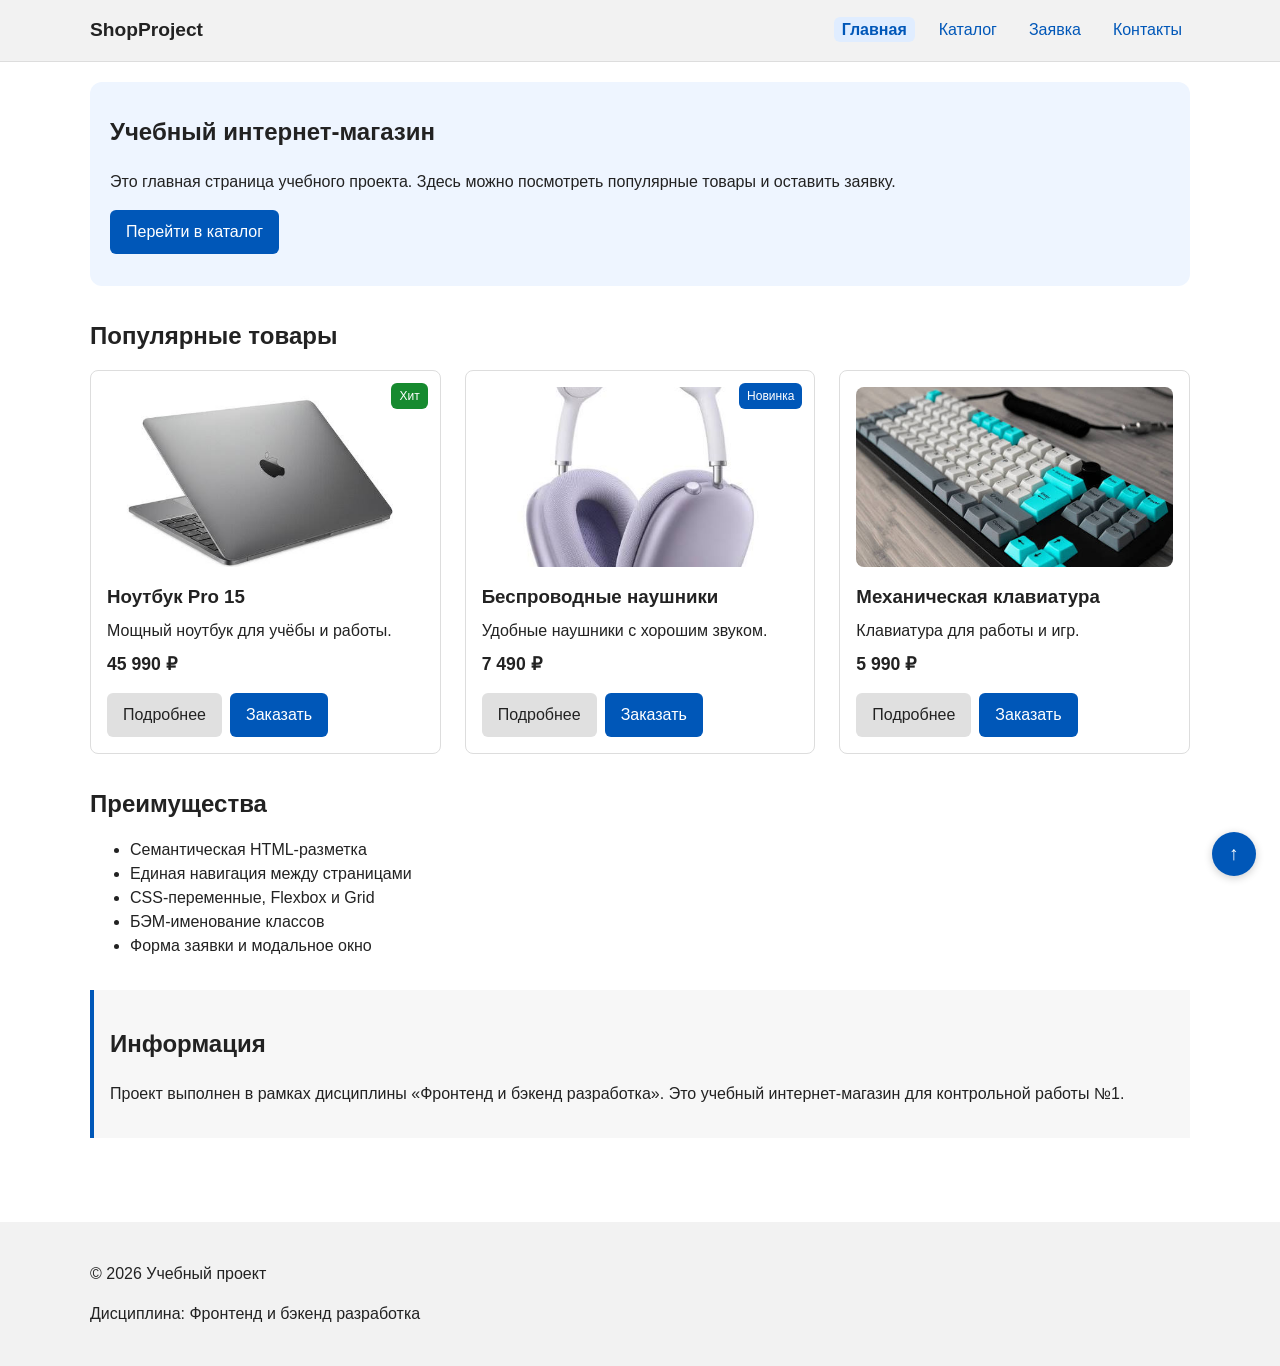
<file: index.html>
<!DOCTYPE html>
<html lang="ru">
<head>
  <meta charset="UTF-8">
  <meta name="viewport" content="width=device-width, initial-scale=1.0">
  <meta name="description" content="Учебный интернет-магазин — главная страница">
  <title>Главная — Учебный интернет-магазин</title>
  <link rel="stylesheet" href="css/style.css">
  <script src="js/main.js" defer></script>
</head>
<body>

  <header class="site-header">
    <div class="site-header__inner">
      <a class="site-logo" href="index.html">ShopProject</a>
      <nav class="site-nav" aria-label="Основная навигация">
        <ul class="site-nav__list">
          <li><a class="site-nav__link site-nav__link--active" href="index.html">Главная</a></li>
          <li><a class="site-nav__link" href="catalog.html">Каталог</a></li>
          <li><a class="site-nav__link" href="order.html">Заявка</a></li>
          <li><a class="site-nav__link" href="contacts.html">Контакты</a></li>
        </ul>
      </nav>
    </div>
  </header>

  <main>
    <section class="hero">
      <h1 class="hero__title">Учебный интернет-магазин</h1>
      <p>Это главная страница учебного проекта. Здесь можно посмотреть популярные товары и оставить заявку.</p>
      <a class="button" href="catalog.html">Перейти в каталог</a>
    </section>

    <section class="section" id="popular">
      <h2 class="section__title">Популярные товары</h2>
      <div class="products-grid">

        <article class="product-card">
          <span class="product-card__badge product-card__badge--hit">Хит</span>
          <img src="images/laptop.jpg" alt="Ноутбук Pro 15">
          <h3 class="product-card__title">Ноутбук Pro 15</h3>
          <p class="product-card__description">Мощный ноутбук для учёбы и работы.</p>
          <p class="product-card__price">45 990 ₽</p>
          <div class="product-card__actions">
            <a class="button button--secondary" href="product.html">Подробнее</a>
            <button class="button product-card__button" type="button" data-product="Ноутбук Pro 15">Заказать</button>
          </div>
        </article>

        <article class="product-card">
          <span class="product-card__badge product-card__badge--new">Новинка</span>
          <img src="images/headphones.jpg" alt="Беспроводные наушники">
          <h3 class="product-card__title">Беспроводные наушники</h3>
          <p class="product-card__description">Удобные наушники с хорошим звуком.</p>
          <p class="product-card__price">7 490 ₽</p>
          <div class="product-card__actions">
            <a class="button button--secondary" href="product.html">Подробнее</a>
            <button class="button product-card__button" type="button" data-product="Беспроводные наушники">Заказать</button>
          </div>
        </article>

        <article class="product-card">
          <img src="images/keyboard.jpg" alt="Механическая клавиатура">
          <h3 class="product-card__title">Механическая клавиатура</h3>
          <p class="product-card__description">Клавиатура для работы и игр.</p>
          <p class="product-card__price">5 990 ₽</p>
          <div class="product-card__actions">
            <a class="button button--secondary" href="product.html">Подробнее</a>
            <button class="button product-card__button" type="button" data-product="Механическая клавиатура">Заказать</button>
          </div>
        </article>

      </div>
    </section>

    <section class="section" id="advantages">
      <h2 class="section__title">Преимущества</h2>
      <ul>
        <li>Семантическая HTML-разметка</li>
        <li>Единая навигация между страницами</li>
        <li>CSS-переменные, Flexbox и Grid</li>
        <li>БЭМ-именование классов</li>
        <li>Форма заявки и модальное окно</li>
      </ul>
    </section>

    <aside class="aside-info">
      <h2>Информация</h2>
      <p>Проект выполнен в рамках дисциплины «Фронтенд и бэкенд разработка». Это учебный интернет-магазин для контрольной работы №1.</p>
    </aside>
  </main>

  <footer class="site-footer" id="contacts">
    <div class="site-footer__inner">
      <p>&copy; 2026 Учебный проект</p>
      <p>Дисциплина: Фронтенд и бэкенд разработка</p>
    </div>
  </footer>

  <dialog class="order-dialog" id="order-dialog" aria-labelledby="order-dialog-title">
    <h2 id="order-dialog-title">Оформление заявки</h2>
    <form class="order-form" id="order-form" action="#" method="post" novalidate>
      <input id="selected-product" name="selected-product" type="hidden">

      <div class="form-field">
        <label for="order-name">Имя</label>
        <input id="order-name" name="name" type="text" placeholder="Введите ваше имя" minlength="2" required>
      </div>

      <div class="form-field">
        <label for="order-email">E-mail</label>
        <input id="order-email" name="email" type="email" placeholder="example@mail.ru" required>
      </div>

      <div class="form-field">
        <label for="order-phone">Телефон</label>
        <input id="order-phone" name="phone" type="tel" inputmode="tel"
               placeholder="+7 (900) 000-00-00"
               pattern="^\+7 \(\d{3}\) \d{3}-\d{2}-\d{2}$" required>
        <small>Формат: +7 (900) 000-00-00</small>
      </div>

      <div class="form-field">
        <label for="order-date">Дата связи</label>
        <input id="order-date" name="date" type="date">
      </div>

      <div class="form-field">
        <label for="order-topic">Тема заявки</label>
        <select id="order-topic" name="topic" required>
          <option value="">Выберите тему</option>
          <option value="product">Заказ товара</option>
          <option value="consultation">Консультация</option>
          <option value="delivery">Доставка</option>
        </select>
      </div>

      <div class="form-field">
        <label for="order-comment">Комментарий</label>
        <textarea id="order-comment" name="comment" rows="4" placeholder="Дополнительная информация"></textarea>
      </div>

      <div class="form-field">
        <label>
          <input id="order-agreement" name="agreement" type="checkbox" required>
          Я согласен на обработку данных
        </label>
      </div>

      <div class="form-actions">
        <button type="button" id="close-order-dialog" class="button button--secondary">Закрыть</button>
        <button type="submit">Отправить заявку</button>
      </div>
    </form>
  </dialog>

  <p class="success-message" id="success-message" hidden>Форма успешно отправлена!</p>
  <a href="#" class="button-up" title="Наверх">↑</a>

</body>
</html>
</file>
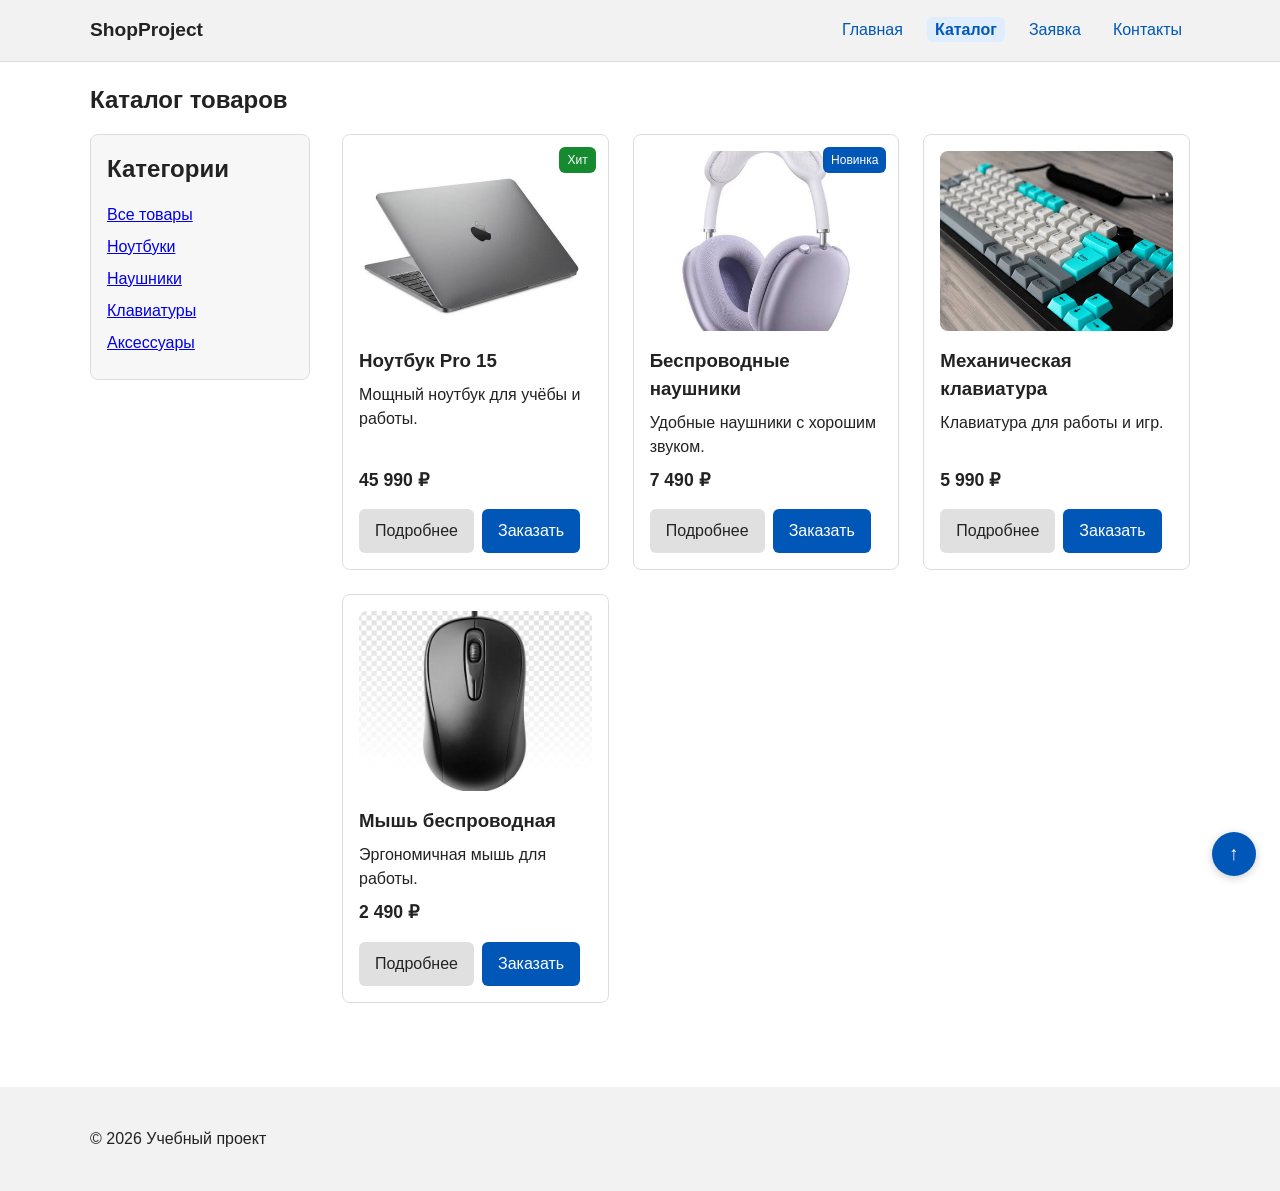
<file: catalog.html>
<!DOCTYPE html>
<html lang="ru">
<head>
  <meta charset="UTF-8">
  <meta name="viewport" content="width=device-width, initial-scale=1.0">
  <meta name="description" content="Каталог товаров">
  <title>Каталог — Учебный интернет-магазин</title>
  <link rel="stylesheet" href="css/style.css">
  <script src="js/main.js" defer></script>
</head>
<body>

  <header class="site-header">
    <div class="site-header__inner">
      <a class="site-logo" href="index.html">ShopProject</a>
      <nav class="site-nav" aria-label="Основная навигация">
        <ul class="site-nav__list">
          <li><a class="site-nav__link" href="index.html">Главная</a></li>
          <li><a class="site-nav__link site-nav__link--active" href="catalog.html">Каталог</a></li>
          <li><a class="site-nav__link" href="order.html">Заявка</a></li>
          <li><a class="site-nav__link" href="contacts.html">Контакты</a></li>
        </ul>
      </nav>
    </div>
  </header>

  <main>
    <section class="section">
      <h1 class="section__title">Каталог товаров</h1>

      <div class="catalog-layout">
        <aside class="catalog-filters">
          <h2 class="catalog-filters__title">Категории</h2>
          <ul class="catalog-filters__list">
            <li class="catalog-filters__item"><a href="#">Все товары</a></li>
            <li class="catalog-filters__item"><a href="#">Ноутбуки</a></li>
            <li class="catalog-filters__item"><a href="#">Наушники</a></li>
            <li class="catalog-filters__item"><a href="#">Клавиатуры</a></li>
            <li class="catalog-filters__item"><a href="#">Аксессуары</a></li>
          </ul>
        </aside>

        <div class="products-grid">
          <article class="product-card">
            <span class="product-card__badge product-card__badge--hit">Хит</span>
            <img src="images/laptop.jpg" alt="Ноутбук Pro 15">
            <h3 class="product-card__title">Ноутбук Pro 15</h3>
            <p class="product-card__description">Мощный ноутбук для учёбы и работы.</p>
            <p class="product-card__price">45 990 ₽</p>
            <div class="product-card__actions">
              <a class="button button--secondary" href="product.html">Подробнее</a>
              <button class="button product-card__button" type="button" data-product="Ноутбук Pro 15">Заказать</button>
            </div>
          </article>

          <article class="product-card">
            <span class="product-card__badge product-card__badge--new">Новинка</span>
            <img src="images/headphones.jpg" alt="Беспроводные наушники">
            <h3 class="product-card__title">Беспроводные наушники</h3>
            <p class="product-card__description">Удобные наушники с хорошим звуком.</p>
            <p class="product-card__price">7 490 ₽</p>
            <div class="product-card__actions">
              <a class="button button--secondary" href="product.html">Подробнее</a>
              <button class="button product-card__button" type="button" data-product="Беспроводные наушники">Заказать</button>
            </div>
          </article>

          <article class="product-card">
            <img src="images/keyboard.jpg" alt="Механическая клавиатура">
            <h3 class="product-card__title">Механическая клавиатура</h3>
            <p class="product-card__description">Клавиатура для работы и игр.</p>
            <p class="product-card__price">5 990 ₽</p>
            <div class="product-card__actions">
              <a class="button button--secondary" href="product.html">Подробнее</a>
              <button class="button product-card__button" type="button" data-product="Механическая клавиатура">Заказать</button>
            </div>
          </article>

          <article class="product-card">
            <img src="images/mouse.jpg" alt="Мышь беспроводная">
            <h3 class="product-card__title">Мышь беспроводная</h3>
            <p class="product-card__description">Эргономичная мышь для работы.</p>
            <p class="product-card__price">2 490 ₽</p>
            <div class="product-card__actions">
              <a class="button button--secondary" href="product.html">Подробнее</a>
              <button class="button product-card__button" type="button" data-product="Мышь беспроводная">Заказать</button>
            </div>
          </article>
        </div>
      </div>
    </section>
  </main>

  <footer class="site-footer">
    <div class="site-footer__inner">
      <p>&copy; 2026 Учебный проект</p>
    </div>
  </footer>

  <dialog class="order-dialog" id="order-dialog" aria-labelledby="order-dialog-title">
    <h2 id="order-dialog-title">Оформление заявки</h2>
    <form class="order-form" id="order-form" action="#" method="post" novalidate>
      <input id="selected-product" name="selected-product" type="hidden">
      <div class="form-field">
        <label for="order-name">Имя</label>
        <input id="order-name" name="name" type="text" minlength="2" required>
      </div>
      <div class="form-field">
        <label for="order-email">E-mail</label>
        <input id="order-email" name="email" type="email" required>
      </div>
      <div class="form-field">
        <label for="order-phone">Телефон</label>
        <input id="order-phone" name="phone" type="tel" pattern="^\+7 \(\d{3}\) \d{3}-\d{2}-\d{2}$" required>
        <small>Формат: +7 (900) 000-00-00</small>
      </div>
      <div class="form-field">
        <label for="order-topic">Тема</label>
        <select id="order-topic" name="topic" required>
          <option value="">Выберите тему</option>
          <option value="product">Заказ товара</option>
          <option value="consultation">Консультация</option>
        </select>
      </div>
      <div class="form-field">
        <label>
          <input type="checkbox" name="agreement" required>
          Я согласен на обработку данных
        </label>
      </div>
      <div class="form-actions">
        <button type="button" id="close-order-dialog" class="button button--secondary">Закрыть</button>
        <button type="submit">Отправить</button>
      </div>
    </form>
  </dialog>

  <p class="success-message" id="success-message" hidden>Форма успешно отправлена!</p>
  <a href="#" class="button-up" title="Наверх">↑</a>

</body>
</html>
</file>
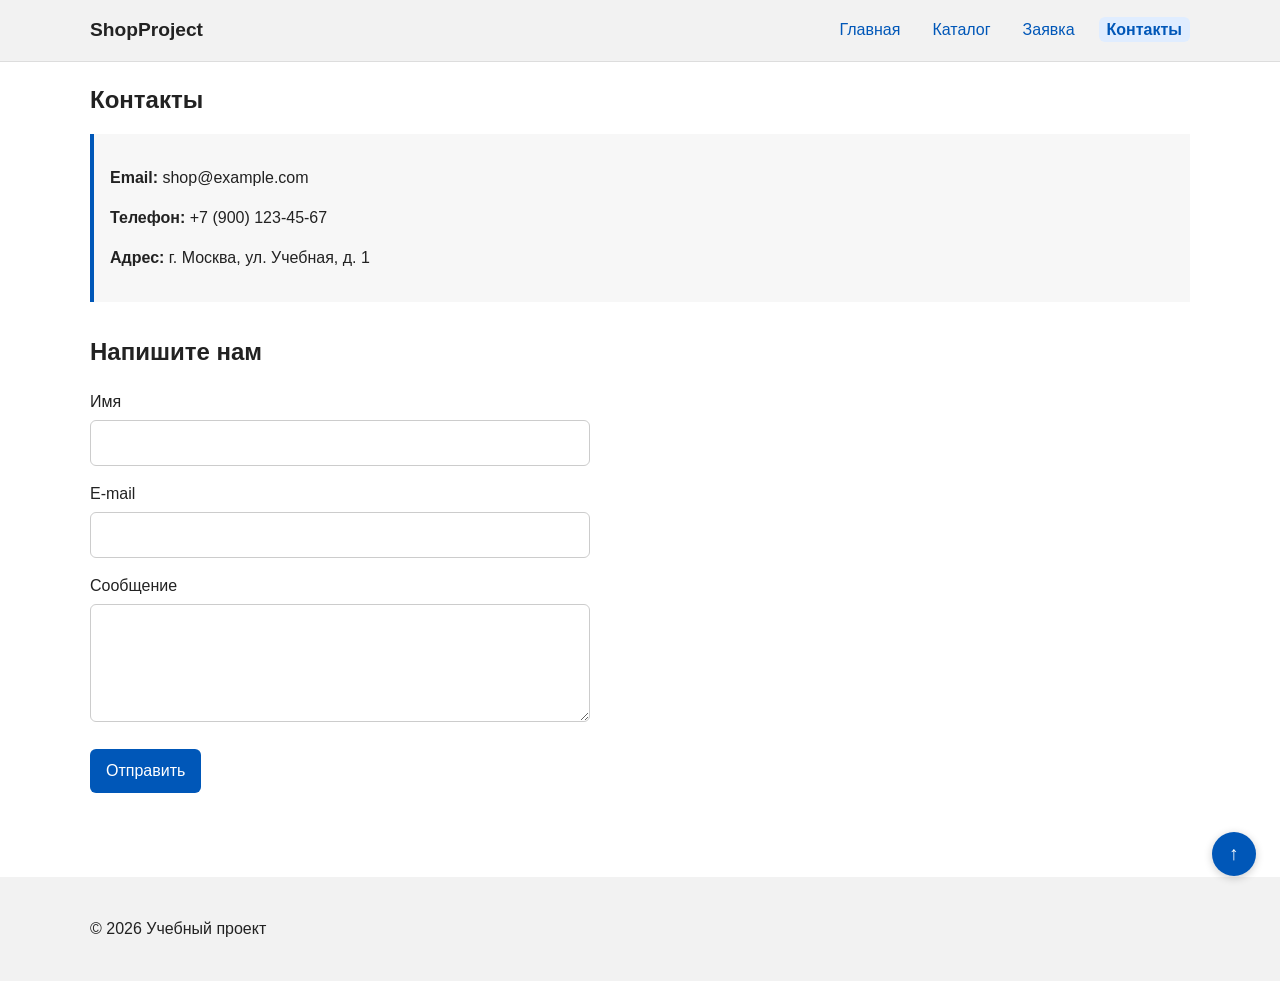
<file: contacs.html>
<!DOCTYPE html>
<html lang="ru">
<head>
  <meta charset="UTF-8">
  <meta name="viewport" content="width=device-width, initial-scale=1.0">
  <meta name="description" content="Контакты">
  <title>Контакты — Учебный интернет-магазин</title>
  <link rel="stylesheet" href="css/style.css">
</head>
<body>

  <header class="site-header">
    <div class="site-header__inner">
      <a class="site-logo" href="index.html">ShopProject</a>
      <nav class="site-nav" aria-label="Основная навигация">
        <ul class="site-nav__list">
          <li><a class="site-nav__link" href="index.html">Главная</a></li>
          <li><a class="site-nav__link" href="catalog.html">Каталог</a></li>
          <li><a class="site-nav__link" href="order.html">Заявка</a></li>
          <li><a class="site-nav__link site-nav__link--active" href="contacts.html">Контакты</a></li>
        </ul>
      </nav>
    </div>
  </header>

  <main>
    <section class="section">
      <h1 class="section__title">Контакты</h1>

      <div class="aside-info">
        <p><strong>Email:</strong> shop@example.com</p>
        <p><strong>Телефон:</strong> +7 (900) 123-45-67</p>
        <p><strong>Адрес:</strong> г. Москва, ул. Учебная, д. 1</p>
      </div>

      <h2>Напишите нам</h2>
      <form action="#" method="post" style="max-width: 500px;">
        <div class="form-field">
          <label for="contact-name">Имя</label>
          <input id="contact-name" name="name" type="text" required>
        </div>
        <div class="form-field">
          <label for="contact-email">E-mail</label>
          <input id="contact-email" name="email" type="email" required>
        </div>
        <div class="form-field">
          <label for="contact-message">Сообщение</label>
          <textarea id="contact-message" name="message" rows="4" required></textarea>
        </div>
        <div class="form-actions">
          <button type="submit" class="button">Отправить</button>
        </div>
      </form>
    </section>
  </main>

  <footer class="site-footer">
    <div class="site-footer__inner">
      <p>&copy; 2026 Учебный проект</p>
    </div>
  </footer>

  <a href="#" class="button-up" title="Наверх">↑</a>

</body>
</html>
</file>
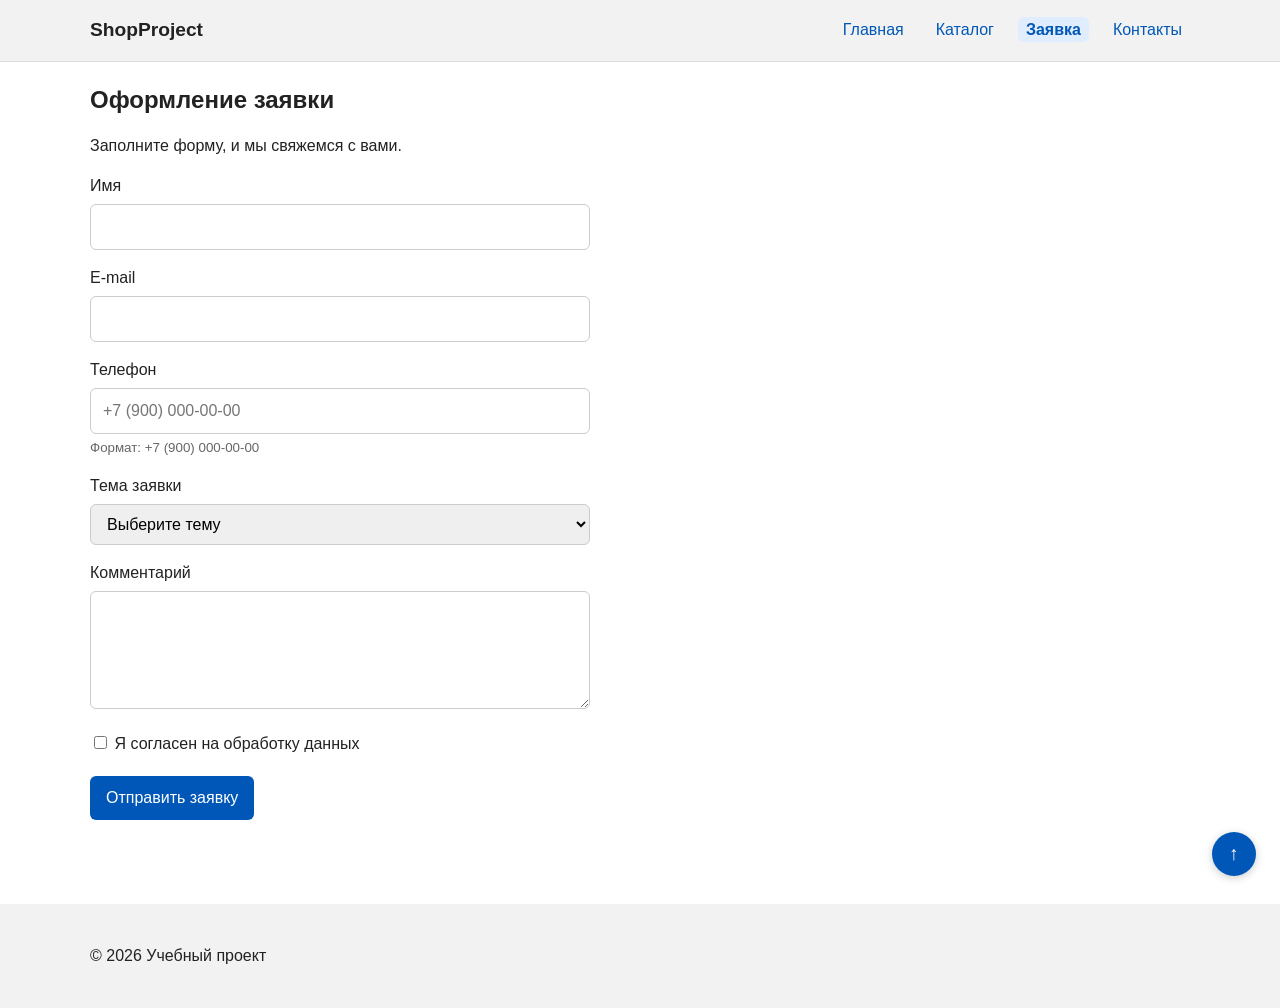
<file: order.html>
<!DOCTYPE html>
<html lang="ru">
<head>
  <meta charset="UTF-8">
  <meta name="viewport" content="width=device-width, initial-scale=1.0">
  <meta name="description" content="Оформление заявки">
  <title>Заявка — Учебный интернет-магазин</title>
  <link rel="stylesheet" href="css/style.css">
</head>
<body>

  <header class="site-header">
    <div class="site-header__inner">
      <a class="site-logo" href="index.html">ShopProject</a>
      <nav class="site-nav" aria-label="Основная навигация">
        <ul class="site-nav__list">
          <li><a class="site-nav__link" href="index.html">Главная</a></li>
          <li><a class="site-nav__link" href="catalog.html">Каталог</a></li>
          <li><a class="site-nav__link site-nav__link--active" href="order.html">Заявка</a></li>
          <li><a class="site-nav__link" href="contacts.html">Контакты</a></li>
        </ul>
      </nav>
    </div>
  </header>

  <main>
    <section class="section">
      <h1 class="section__title">Оформление заявки</h1>
      <p>Заполните форму, и мы свяжемся с вами.</p>

      <form class="order-form" action="#" method="post" style="max-width: 500px;">
        <div class="form-field">
          <label for="name">Имя</label>
          <input id="name" name="name" type="text" minlength="2" required>
        </div>

        <div class="form-field">
          <label for="email">E-mail</label>
          <input id="email" name="email" type="email" required>
        </div>

        <div class="form-field">
          <label for="phone">Телефон</label>
          <input id="phone" name="phone" type="tel"
                 placeholder="+7 (900) 000-00-00"
                 pattern="^\+7 \(\d{3}\) \d{3}-\d{2}-\d{2}$" required>
          <small>Формат: +7 (900) 000-00-00</small>
        </div>

        <div class="form-field">
          <label for="topic">Тема заявки</label>
          <select id="topic" name="topic" required>
            <option value="">Выберите тему</option>
            <option value="product">Заказ товара</option>
            <option value="consultation">Консультация</option>
            <option value="delivery">Доставка</option>
          </select>
        </div>

        <div class="form-field">
          <label for="comment">Комментарий</label>
          <textarea id="comment" name="comment" rows="4"></textarea>
        </div>

        <div class="form-field">
          <label>
            <input type="checkbox" name="agreement" required>
            Я согласен на обработку данных
          </label>
        </div>

        <div class="form-actions">
          <button type="submit">Отправить заявку</button>
        </div>
      </form>
    </section>
  </main>

  <footer class="site-footer">
    <div class="site-footer__inner">
      <p>&copy; 2026 Учебный проект</p>
    </div>
  </footer>

  <a href="#" class="button-up" title="Наверх">↑</a>

</body>
</html>
</file>
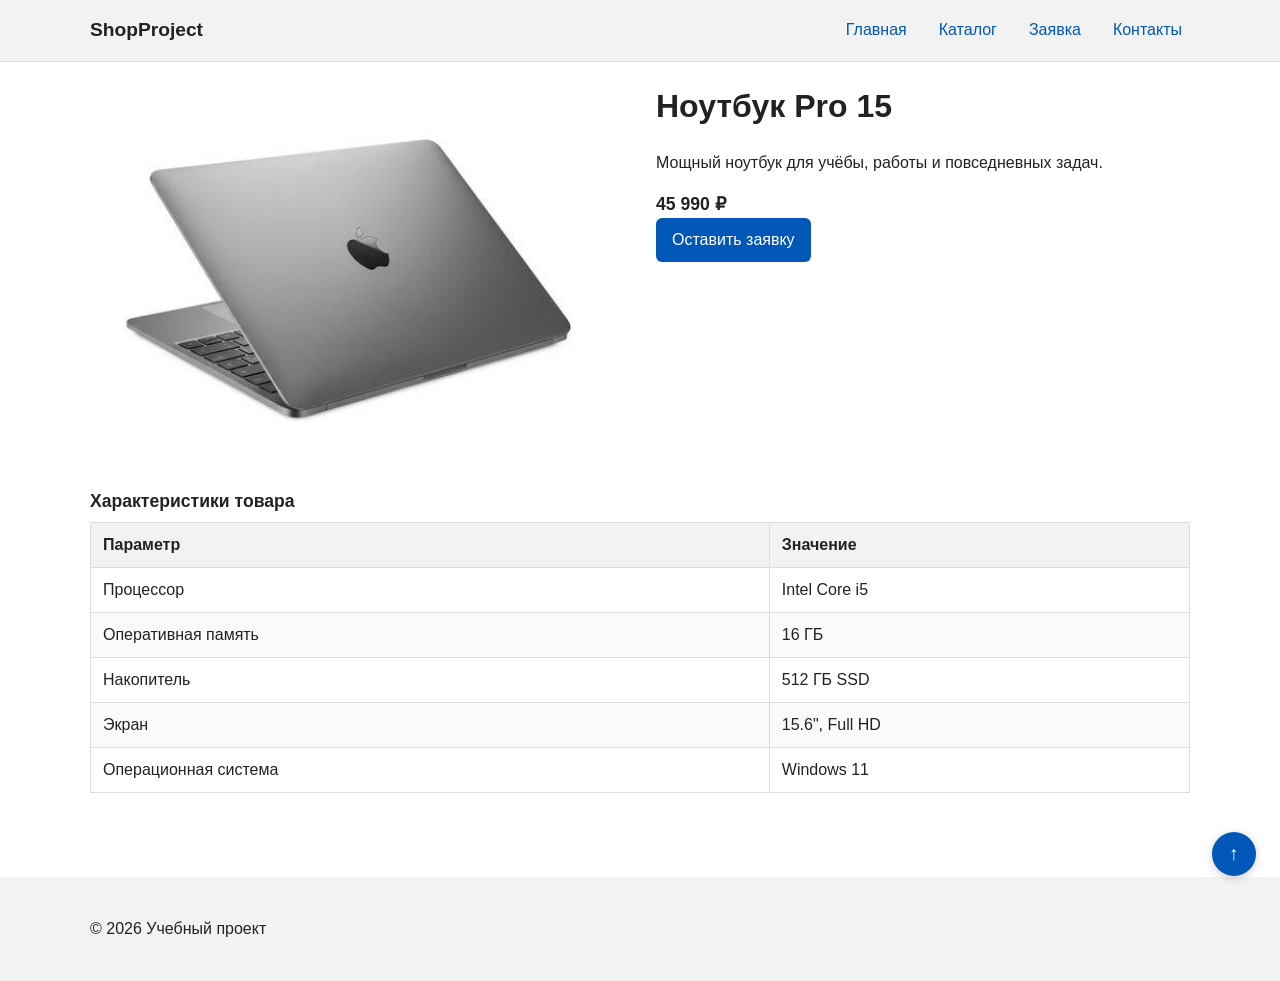
<file: product.html>
<!DOCTYPE html>
<html lang="ru">
<head>
  <meta charset="UTF-8">
  <meta name="viewport" content="width=device-width, initial-scale=1.0">
  <meta name="description" content="Страница товара">
  <title>Ноутбук Pro 15 — Учебный интернет-магазин</title>
  <link rel="stylesheet" href="css/style.css">
  <script src="js/main.js" defer></script>
</head>
<body>

  <header class="site-header">
    <div class="site-header__inner">
      <a class="site-logo" href="index.html">ShopProject</a>
      <nav class="site-nav" aria-label="Основная навигация">
        <ul class="site-nav__list">
          <li><a class="site-nav__link" href="index.html">Главная</a></li>
          <li><a class="site-nav__link" href="catalog.html">Каталог</a></li>
          <li><a class="site-nav__link" href="order.html">Заявка</a></li>
          <li><a class="site-nav__link" href="contacts.html">Контакты</a></li>
        </ul>
      </nav>
    </div>
  </header>

  <main>
    <div class="product-detail">
      <div class="product-detail__image">
        <img src="images/laptop.jpg" alt="Ноутбук Pro 15">
      </div>

      <div class="product-detail__info">
        <h1>Ноутбук Pro 15</h1>
        <p>Мощный ноутбук для учёбы, работы и повседневных задач.</p>
        <p class="product-card__price">45 990 ₽</p>
        <button class="button product-card__button" type="button" data-product="Ноутбук Pro 15">
          Оставить заявку
        </button>
      </div>
    </div>

    <section class="section">
      <table class="specs-table">
        <caption>Характеристики товара</caption>
        <thead>
          <tr>
            <th>Параметр</th>
            <th>Значение</th>
          </tr>
        </thead>
        <tbody>
          <tr>
            <td>Процессор</td>
            <td>Intel Core i5</td>
          </tr>
          <tr>
            <td>Оперативная память</td>
            <td>16 ГБ</td>
          </tr>
          <tr>
            <td>Накопитель</td>
            <td>512 ГБ SSD</td>
          </tr>
          <tr>
            <td>Экран</td>
            <td>15.6", Full HD</td>
          </tr>
          <tr>
            <td>Операционная система</td>
            <td>Windows 11</td>
          </tr>
        </tbody>
      </table>
    </section>
  </main>

  <footer class="site-footer">
    <div class="site-footer__inner">
      <p>&copy; 2026 Учебный проект</p>
    </div>
  </footer>

  <dialog class="order-dialog" id="order-dialog" aria-labelledby="order-dialog-title">
    <h2 id="order-dialog-title">Оформление заявки</h2>
    <form class="order-form" id="order-form" action="#" method="post" novalidate>
      <input id="selected-product" name="selected-product" type="hidden">
      <div class="form-field">
        <label for="order-name">Имя</label>
        <input id="order-name" name="name" type="text" minlength="2" required>
      </div>
      <div class="form-field">
        <label for="order-email">E-mail</label>
        <input id="order-email" name="email" type="email" required>
      </div>
      <div class="form-field">
        <label for="order-phone">Телефон</label>
        <input id="order-phone" name="phone" type="tel" pattern="^\+7 \(\d{3}\) \d{3}-\d{2}-\d{2}$" required>
        <small>Формат: +7 (900) 000-00-00</small>
      </div>
      <div class="form-field">
        <label>
          <input type="checkbox" name="agreement" required>
          Я согласен на обработку данных
        </label>
      </div>
      <div class="form-actions">
        <button type="button" id="close-order-dialog" class="button button--secondary">Закрыть</button>
        <button type="submit">Отправить</button>
      </div>
    </form>
  </dialog>

  <p class="success-message" id="success-message" hidden>Форма успешно отправлена!</p>
  <a href="#" class="button-up" title="Наверх">↑</a>

</body>
</html>
</file>
<file: css/style.css>
/* ==============================
   CSS-переменные
============================== */
:root {
  --color-bg: #ffffff;
  --color-text: #222222;
  --color-primary: #0057b8;
  --color-primary-dark: #003f86;
  --color-border: #dddddd;
  --color-danger: #b00020;
  --color-success: #168a2f;
  --color-muted: #666666;
  --color-header: #f2f2f2;
  --color-hero: #eef5ff;
  --color-aside: #f7f7f7;
  --color-success-bg: #eefaf0;

  --space-sm: 8px;
  --space-md: 16px;
  --space-lg: 24px;
  --space-xl: 32px;

  --radius-sm: 6px;
  --radius-md: 8px;
  --radius-lg: 12px;

  --max-width: 1100px;
}

* {
  box-sizing: border-box;
}

body {
  margin: 0;
  font-family: Arial, sans-serif;
  line-height: 1.5;
  color: var(--color-text);
  background-color: var(--color-bg);
}

img {
  max-width: 100%;
  height: auto;
  display: block;
}

/* Шапка */
.site-header {
  position: sticky;
  top: 0;
  z-index: 100;
  background-color: var(--color-header);
  border-bottom: 1px solid var(--color-border);
  padding: var(--space-md) 20px;
}

.site-header__inner {
  max-width: var(--max-width);
  margin: 0 auto;
  display: flex;
  flex-wrap: wrap;
  align-items: center;
  justify-content: space-between;
  gap: var(--space-md);
}

.site-logo {
  font-weight: bold;
  font-size: 1.2rem;
  text-decoration: none;
  color: var(--color-text);
}

.site-nav__list {
  display: flex;
  flex-wrap: wrap;
  gap: var(--space-md);
  padding: 0;
  margin: 0;
  list-style: none;
}

.site-nav__link {
  color: var(--color-primary);
  text-decoration: none;
  padding: 4px 8px;
  border-radius: var(--radius-sm);
}

.site-nav__link:hover {
  text-decoration: underline;
}

.site-nav__link--active {
  font-weight: bold;
  background-color: #e0edff;
}

.site-nav__link:focus-visible {
  outline: 2px solid var(--color-primary);
  outline-offset: 2px;
}

/* Общие блоки */
main {
  padding: 20px;
}

.section {
  max-width: var(--max-width);
  margin: 0 auto var(--space-xl);
}

.section__title {
  margin-top: 0;
  margin-bottom: var(--space-md);
}

.hero {
  max-width: var(--max-width);
  margin: 0 auto var(--space-xl);
  padding: var(--space-xl) 20px;
  background-color: var(--color-hero);
  border-radius: var(--radius-lg);
}

.hero__title {
  margin-top: 0;
}

.aside-info {
  max-width: var(--max-width);
  margin: 0 auto var(--space-xl);
  padding: var(--space-md);
  border-left: 4px solid var(--color-primary);
  background-color: var(--color-aside);
}

/* Кнопки */
.button {
  display: inline-block;
  padding: 10px 16px;
  color: #ffffff;
  background-color: var(--color-primary);
  text-decoration: none;
  border-radius: var(--radius-sm);
  border: none;
  cursor: pointer;
  font: inherit;
}

.button:hover {
  background-color: var(--color-primary-dark);
}

.button:focus-visible {
  outline: 2px solid var(--color-primary);
  outline-offset: 3px;
}

.button--secondary {
  background-color: #e0e0e0;
  color: var(--color-text);
}

.button--secondary:hover {
  background-color: #cccccc;
}

/* Сетка карточек */
.products-grid {
  display: grid;
  grid-template-columns: repeat(auto-fit, minmax(250px, 1fr));
  gap: var(--space-lg);
}

/* Карточка товара */
.product-card {
  position: relative;
  padding: var(--space-md);
  border: 1px solid var(--color-border);
  border-radius: var(--radius-md);
  background-color: var(--color-bg);
  display: flex;
  flex-direction: column;
  gap: var(--space-sm);
}

.product-card img {
  width: 100%;
  height: 180px;
  object-fit: cover;
  border-radius: var(--radius-md);
  margin-bottom: var(--space-sm);
}

.product-card__title {
  margin: 0;
}

.product-card__description {
  margin: 0;
  flex-grow: 1;
}

.product-card__price {
  margin: 0;
  font-weight: bold;
  font-size: 1.1rem;
}

.product-card__badge {
  position: absolute;
  top: 12px;
  right: 12px;
  padding: 4px 8px;
  color: #ffffff;
  font-size: 0.75rem;
  border-radius: var(--radius-sm);
  z-index: 1;
}

.product-card__badge--hit {
  background-color: var(--color-success);
}

.product-card__badge--new {
  background-color: var(--color-primary);
}

.product-card__actions {
  display: flex;
  flex-wrap: wrap;
  gap: var(--space-sm);
  margin-top: var(--space-sm);
}

/* Каталог */
.catalog-layout {
  display: grid;
  grid-template-columns: 220px 1fr;
  gap: var(--space-xl);
  max-width: var(--max-width);
  margin: 0 auto;
}

.catalog-filters {
  padding: var(--space-md);
  background-color: var(--color-aside);
  border-radius: var(--radius-md);
  border: 1px solid var(--color-border);
  height: fit-content;
  position: sticky;
  top: 80px;
}

.catalog-filters__title {
  margin-top: 0;
  margin-bottom: var(--space-md);
}

.catalog-filters__list {
  list-style: none;
  padding: 0;
  margin: 0;
}

.catalog-filters__item {
  margin-bottom: var(--space-sm);
}

/* Страница товара */
.product-detail {
  display: grid;
  grid-template-columns: 1fr 1fr;
  gap: var(--space-xl);
  max-width: var(--max-width);
  margin: 0 auto var(--space-xl);
}

.product-detail__image img {
  width: 100%;
  border-radius: var(--radius-md);
}

.product-detail__info h1 {
  margin-top: 0;
}

/* Таблица */
.specs-table {
  width: 100%;
  border-collapse: collapse;
  margin: var(--space-lg) 0;
}

.specs-table caption {
  text-align: left;
  font-weight: bold;
  margin-bottom: var(--space-sm);
  font-size: 1.1rem;
}

.specs-table th,
.specs-table td {
  border: 1px solid var(--color-border);
  padding: 10px 12px;
  text-align: left;
}

.specs-table thead {
  background-color: var(--color-header);
}

.specs-table tbody tr:nth-child(even) {
  background-color: #fafafa;
}

/* Формы */
.form-field {
  margin-bottom: var(--space-md);
}

.form-field label {
  display: block;
  margin-bottom: 6px;
}

.form-field input,
.form-field select,
.form-field textarea {
  width: 100%;
  padding: 10px 12px;
  border: 1px solid #cccccc;
  border-radius: var(--radius-sm);
  font: inherit;
}

.form-field input[type="checkbox"] {
  width: auto;
}

.form-field small {
  display: block;
  margin-top: 4px;
  color: var(--color-muted);
}

.form-field input:focus-visible,
.form-field select:focus-visible,
.form-field textarea:focus-visible {
  outline: 2px solid var(--color-primary);
  outline-offset: 2px;
}

[aria-invalid="true"] {
  border-color: var(--color-danger);
}

.form-actions {
  display: flex;
  gap: 12px;
  margin-top: 20px;
  flex-wrap: wrap;
}

.form-actions button {
  display: inline-block;
  padding: 10px 16px;
  border-radius: var(--radius-sm);
  border: none;
  font: inherit;
  cursor: pointer;
}

.form-actions button[type="submit"] {
  color: #ffffff;
  background-color: var(--color-primary);
}

.form-actions button[type="submit"]:hover {
  background-color: var(--color-primary-dark);
}

.form-actions button[type="submit"]:focus-visible {
  outline: 2px solid var(--color-primary);
  outline-offset: 2px;
}

/* Модальное окно */
.order-dialog {
  width: min(100% - 32px, 560px);
  padding: 24px;
  border: none;
  border-radius: var(--radius-lg);
}

.order-dialog::backdrop {
  background-color: rgba(0, 0, 0, 0.5);
}

.success-message {
  max-width: var(--max-width);
  margin: 24px auto;
  padding: 16px;
  border-left: 4px solid var(--color-success);
  background-color: var(--color-success-bg);
}

/* Подвал */
.site-footer {
  background-color: var(--color-header);
  padding: var(--space-lg) 20px;
  margin-top: var(--space-xl);
}

.site-footer__inner {
  max-width: var(--max-width);
  margin: 0 auto;
}

/* Кнопка Наверх */
.button-up {
  position: fixed;
  bottom: 24px;
  right: 24px;
  z-index: 50;
  width: 44px;
  height: 44px;
  border-radius: 50%;
  background-color: var(--color-primary);
  color: #ffffff;
  border: none;
  cursor: pointer;
  font-size: 1.2rem;
  display: flex;
  align-items: center;
  justify-content: center;
  box-shadow: 0 2px 8px rgba(0, 0, 0, 0.2);
  text-decoration: none;
}

.button-up:hover {
  background-color: var(--color-primary-dark);
}

/* Адаптив */
@media (max-width: 768px) {
  .catalog-layout {
    grid-template-columns: 1fr;
  }

  .catalog-filters {
    position: static;
  }

  .product-detail {
    grid-template-columns: 1fr;
  }

  .site-header__inner {
    flex-direction: column;
    align-items: flex-start;
  }
}
</file>
